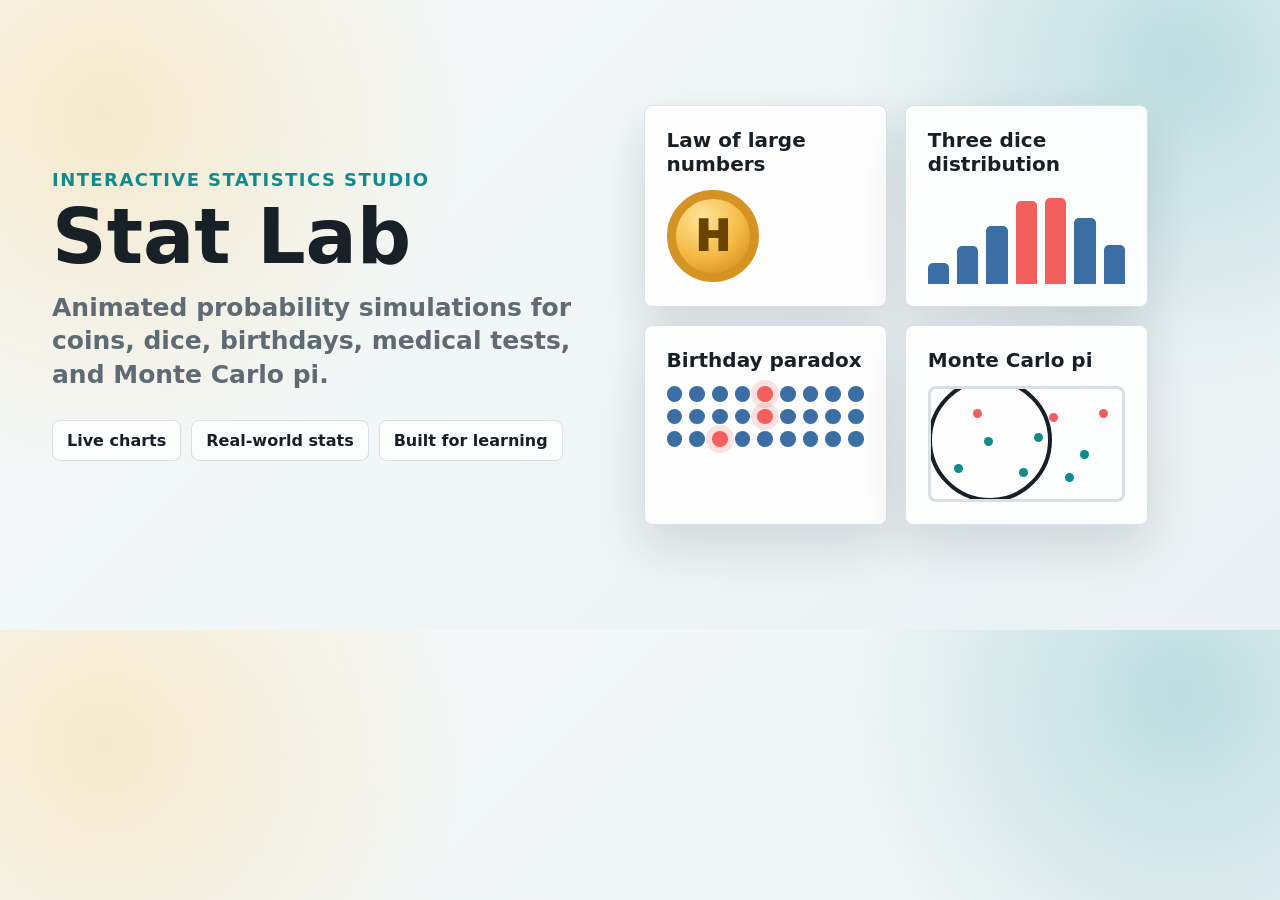
<file: preview.html>
<!doctype html>
<html lang="en">
  <head>
    <meta charset="utf-8">
    <meta name="viewport" content="width=device-width, initial-scale=1">
    <title>Stat Lab Preview</title>
    <style>
      :root {
        --ink: #172027;
        --muted: #5e6b75;
        --soft: #eef5f7;
        --line: #d8e0e6;
        --teal: #0f8b8d;
        --coral: #f25f5c;
        --gold: #f4b942;
        --blue: #3a6ea5;
        --green: #2f9e44;
      }

      * {
        box-sizing: border-box;
      }

      body {
        margin: 0;
        width: 1200px;
        height: 630px;
        overflow: hidden;
        background:
          radial-gradient(circle at 8% 18%, rgba(244, 185, 66, 0.24), transparent 360px),
          radial-gradient(circle at 92% 10%, rgba(15, 139, 141, 0.22), transparent 330px),
          linear-gradient(135deg, #f7faf9, #eaf1f4);
        color: var(--ink);
        font-family: system-ui, -apple-system, BlinkMacSystemFont, "Segoe UI", sans-serif;
      }

      .poster {
        display: grid;
        grid-template-columns: 1.05fr 0.95fr;
        gap: 34px;
        width: 100%;
        height: 100%;
        padding: 52px;
      }

      .copy {
        display: flex;
        flex-direction: column;
        justify-content: center;
      }

      .eyebrow {
        color: var(--teal);
        font-size: 18px;
        font-weight: 900;
        letter-spacing: 0.08em;
        text-transform: uppercase;
      }

      h1 {
        margin: 12px 0 18px;
        max-width: 620px;
        font-size: 76px;
        line-height: 0.93;
        letter-spacing: 0;
      }

      p {
        max-width: 560px;
        margin: 0;
        color: var(--muted);
        font-size: 25px;
        line-height: 1.35;
        font-weight: 650;
      }

      .chips {
        display: flex;
        flex-wrap: wrap;
        gap: 10px;
        margin-top: 28px;
      }

      .chips span {
        padding: 10px 14px;
        border: 1px solid var(--line);
        border-radius: 8px;
        background: rgba(255, 255, 255, 0.82);
        color: var(--ink);
        font-weight: 850;
      }

      .dashboard {
        display: grid;
        grid-template-columns: repeat(2, 1fr);
        gap: 18px;
        align-content: center;
      }

      .card {
        min-height: 182px;
        padding: 22px;
        border: 1px solid rgba(216, 224, 230, 0.96);
        border-radius: 8px;
        background: rgba(255, 255, 255, 0.9);
        box-shadow: 0 20px 50px rgba(23, 32, 39, 0.14);
      }

      .card h2 {
        margin: 0 0 14px;
        font-size: 20px;
      }

      .coin {
        width: 92px;
        height: 92px;
        border: 9px solid #d49322;
        border-radius: 50%;
        display: grid;
        place-items: center;
        background: radial-gradient(circle at 35% 25%, #ffe49a, #f4b942 55%, #c88117);
        color: #6b4300;
        font-size: 42px;
        font-weight: 1000;
      }

      .bars {
        display: flex;
        align-items: end;
        gap: 8px;
        height: 94px;
      }

      .bars span {
        flex: 1;
        border-radius: 5px 5px 0 0;
        background: var(--blue);
      }

      .bars span:nth-child(4),
      .bars span:nth-child(5) {
        background: var(--coral);
      }

      .people {
        display: grid;
        grid-template-columns: repeat(9, 1fr);
        gap: 7px;
      }

      .people span,
      .points span {
        aspect-ratio: 1;
        border-radius: 50%;
        background: var(--blue);
      }

      .people span:nth-child(5),
      .people span:nth-child(14),
      .people span:nth-child(21) {
        background: var(--coral);
        box-shadow: 0 0 0 6px rgba(242, 95, 92, 0.18);
      }

      .points {
        position: relative;
        height: 116px;
        border: 3px solid var(--line);
        border-radius: 8px;
        overflow: hidden;
      }

      .points::before {
        position: absolute;
        left: -3px;
        bottom: -3px;
        width: 116px;
        height: 116px;
        border: 4px solid var(--ink);
        border-radius: 50%;
        content: "";
      }

      .points span {
        position: absolute;
        width: 9px;
        background: var(--teal);
      }

      .points span:nth-child(3n) {
        background: var(--coral);
      }
    </style>
  </head>
  <body>
    <main class="poster">
      <section class="copy">
        <div class="eyebrow">Interactive statistics studio</div>
        <h1>Stat Lab</h1>
        <p>Animated probability simulations for coins, dice, birthdays, medical tests, and Monte Carlo pi.</p>
        <div class="chips">
          <span>Live charts</span>
          <span>Real-world stats</span>
          <span>Built for learning</span>
        </div>
      </section>
      <section class="dashboard" aria-label="Statistics concept previews">
        <div class="card">
          <h2>Law of large numbers</h2>
          <div class="coin">H</div>
        </div>
        <div class="card">
          <h2>Three dice distribution</h2>
          <div class="bars">
            <span style="height:22%"></span><span style="height:40%"></span><span style="height:62%"></span><span style="height:88%"></span><span style="height:92%"></span><span style="height:70%"></span><span style="height:42%"></span>
          </div>
        </div>
        <div class="card">
          <h2>Birthday paradox</h2>
          <div class="people">
            <span></span><span></span><span></span><span></span><span></span><span></span><span></span><span></span><span></span>
            <span></span><span></span><span></span><span></span><span></span><span></span><span></span><span></span><span></span>
            <span></span><span></span><span></span><span></span><span></span><span></span><span></span><span></span><span></span>
          </div>
        </div>
        <div class="card">
          <h2>Monte Carlo pi</h2>
          <div class="points">
            <span style="left:12%;top:68%"></span><span style="left:28%;top:44%"></span><span style="left:62%;top:22%"></span><span style="left:46%;top:72%"></span><span style="left:78%;top:55%"></span><span style="left:22%;top:18%"></span><span style="left:70%;top:76%"></span><span style="left:54%;top:40%"></span><span style="left:88%;top:18%"></span>
          </div>
        </div>
      </section>
    </main>
  </body>
</html>
</file>
